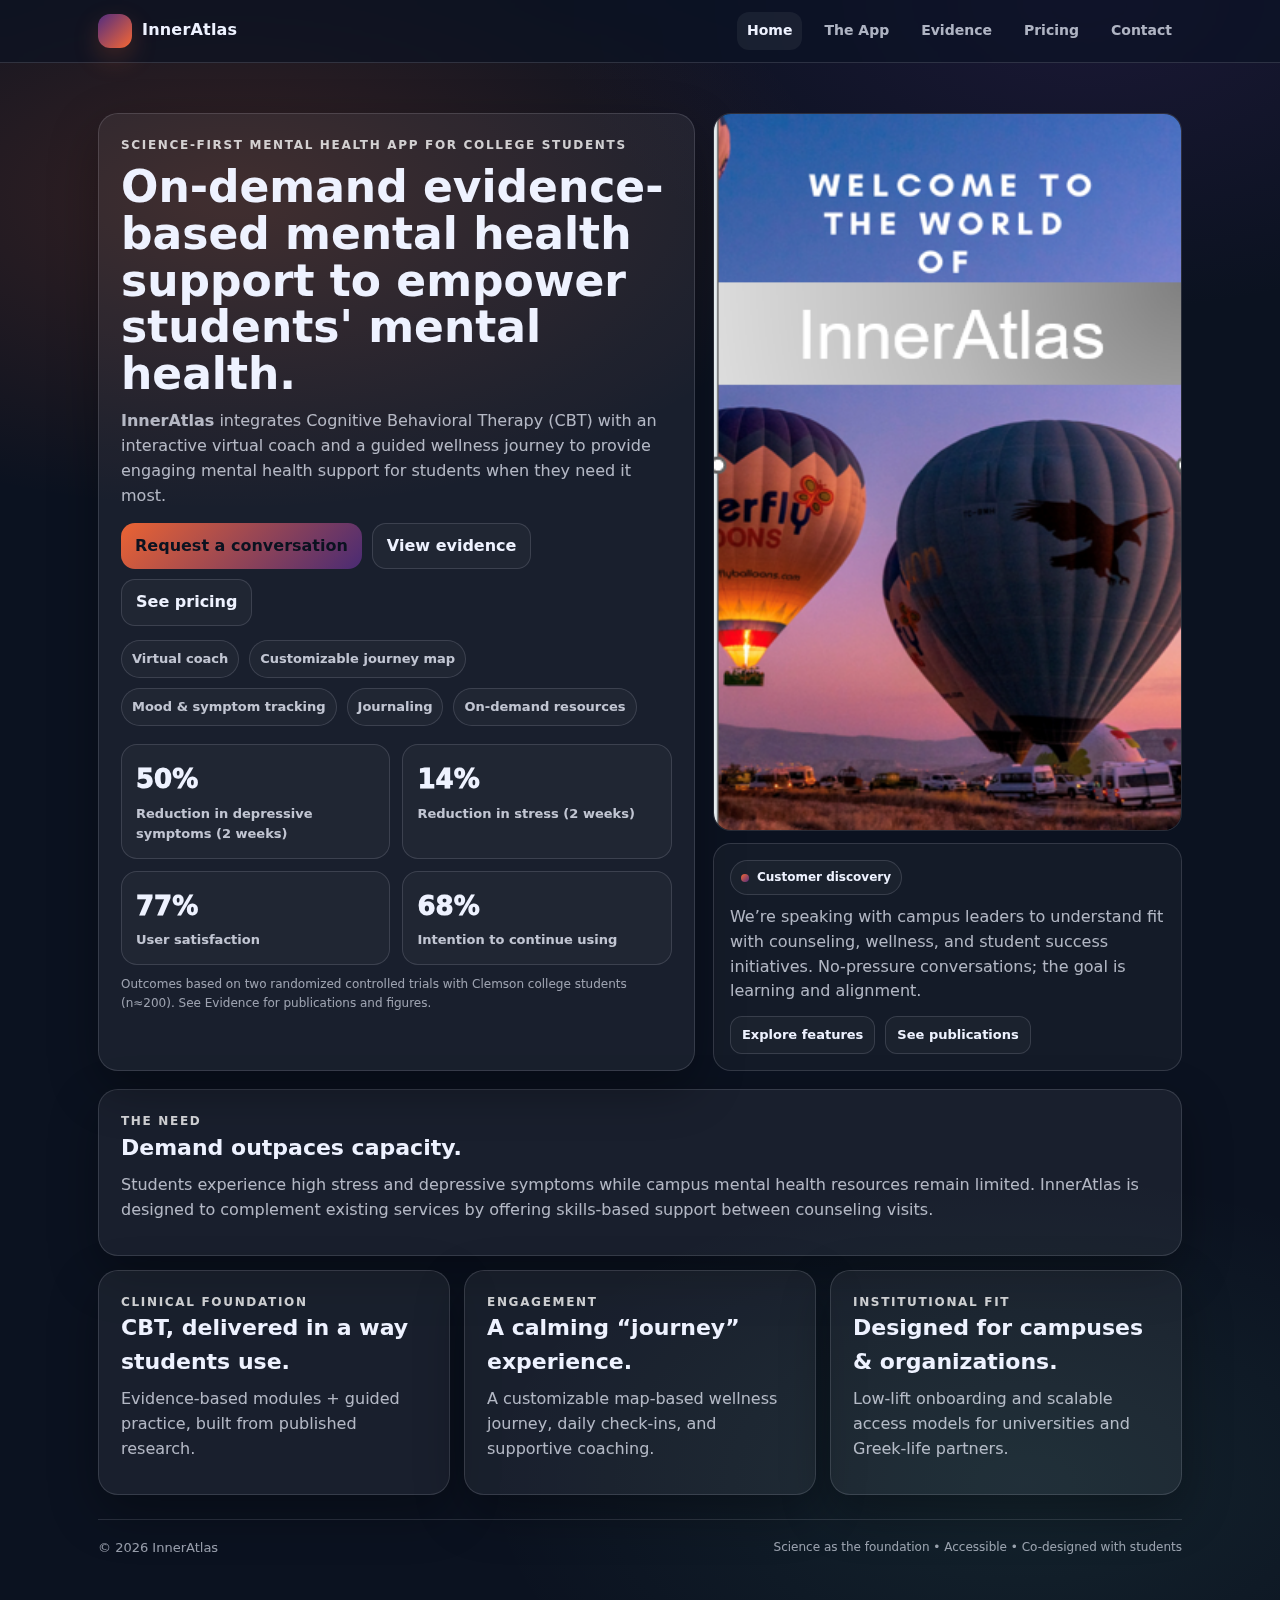
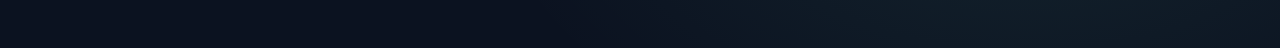
<file: index.html>
<!doctype html>
<html lang="en">
<head>
  <meta charset="utf-8" />
  <meta name="viewport" content="width=device-width,initial-scale=1" />
  <title>InnerAtlas — Science-first mental health app for college students</title>
  <link rel="stylesheet" href="styles.css" />
</head>
<body>

    <div class="nav">
      <div class="nav-inner">
        <div class="brand"><div class="logo" aria-hidden="true"></div><div>InnerAtlas</div></div>
        <div class="navlinks">
          <a href='index.html' style='color: var(--text); background: rgba(255,255,255,.06);'>Home</a>
          <a href='app.html'>The App</a>
          <a href='evidence.html'>Evidence</a>
          <a href='pricing.html'>Pricing</a>
          <a href='contact.html'>Contact</a>
        </div>
      </div>
    </div>
    
<div class="wrap">

<section class="grid">
  <div class="card">
    <div class="kicker">Science-first mental health app for college students</div>
    <h1>On-demand evidence-based mental health support to empower students' mental health.</h1>
    <p>
      <strong>InnerAtlas</strong> integrates Cognitive Behavioral Therapy (CBT) with an interactive virtual coach
      and a guided wellness journey to provide engaging mental health support for students when they need it most.
    </p>
    <div style="display:flex; gap:10px; flex-wrap:wrap; margin-top:14px;">
      <a class="btn primary" href="contact.html">Request a conversation</a>
      <a class="btn" href="evidence.html">View evidence</a>
      <a class="btn" href="pricing.html">See pricing</a>
    </div>

    <div class="pills">
      <span class="pill">Virtual coach</span>
      <span class="pill">Customizable journey map</span>
      <span class="pill">Mood & symptom tracking</span>
      <span class="pill">Journaling</span>
      <span class="pill">On-demand resources</span>
    </div>

    <div class="section">
      <div class="stats">
        <div class="stat">
          <div class="num">50%</div>
          <div class="lbl">Reduction in depressive symptoms (2 weeks)</div>
        </div>
        <div class="stat">
          <div class="num">14%</div>
          <div class="lbl">Reduction in stress (2 weeks)</div>
        </div>
        <div class="stat">
          <div class="num">77%</div>
          <div class="lbl">User satisfaction</div>
        </div>
        <div class="stat">
          <div class="num">68%</div>
          <div class="lbl">Intention to continue using</div>
        </div>
      </div>
      <p class="smallnote" style="margin-top:10px;">
        Outcomes based on two randomized controlled trials with Clemson college students (n≈200). See Evidence for publications and figures.
      </p>
    </div>
  </div>

  <div class="hero-media">
    <div class="hero-img">
      <img src="assets/hero.png" alt="InnerAtlas hero image" />
    </div>
    <div class="soft">
      <div class="badge"><span class="badge-dot"></span> Customer discovery</div>
      <p style="margin-top:10px;">
        We’re speaking with campus leaders to understand fit with counseling, wellness, and student success initiatives.
        No-pressure conversations; the goal is learning and alignment.
      </p>
      <div style="display:flex; gap:10px; flex-wrap:wrap; margin-top:12px;">
        <a class="btn small" href="app.html">Explore features</a>
        <a class="btn small" href="evidence.html">See publications</a>
      </div>
    </div>
  </div>
</section>

<section class="section card">
  <div class="kicker">The need</div>
  <h2>Demand outpaces capacity.</h2>
  <p>
    Students experience high stress and depressive symptoms while campus mental health resources remain limited.
    InnerAtlas is designed to complement existing services by offering skills-based support between counseling visits.
  </p>
</section>

<section class="section-tight cols3">
  <div class="card">
    <div class="kicker">Clinical foundation</div>
    <h2>CBT, delivered in a way students use.</h2>
    <p>Evidence-based modules + guided practice, built from published research.</p>
  </div>
  <div class="card">
    <div class="kicker">Engagement</div>
    <h2>A calming “journey” experience.</h2>
    <p>A customizable map-based wellness journey, daily check-ins, and supportive coaching.</p>
  </div>
  <div class="card">
    <div class="kicker">Institutional fit</div>
    <h2>Designed for campuses & organizations.</h2>
    <p>Low-lift onboarding and scalable access models for universities and Greek-life partners.</p>
  </div>
</section>

<div class="footer">
  <div>© <span id="yr"></span> InnerAtlas</div>
  <div class="smallnote">Science as the foundation • Accessible • Co-designed with students</div>
</div>
</div>
<script>
  document.getElementById("yr").textContent = new Date().getFullYear();
</script>
</body>
</html>
</file>
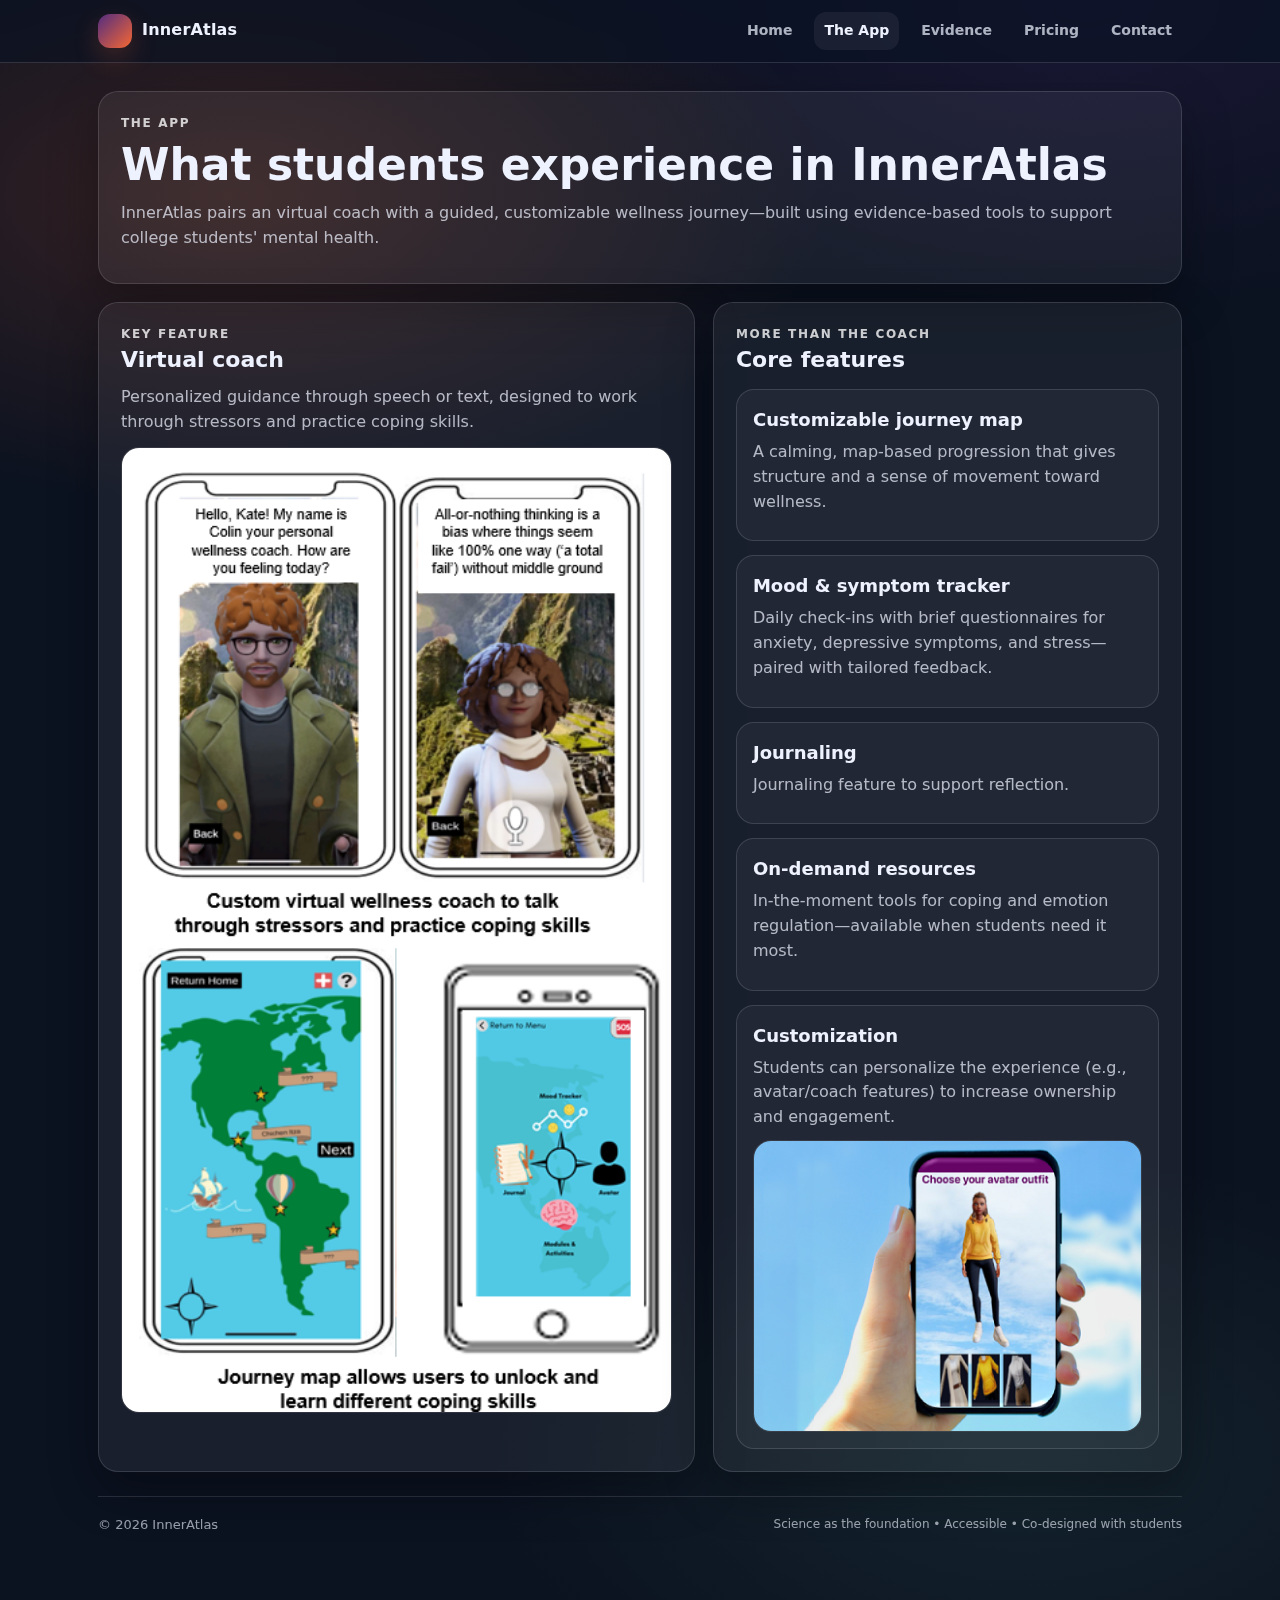
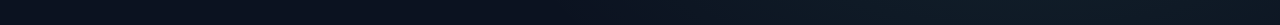
<file: app.html>
<!doctype html>
<html lang="en">
<head>
  <meta charset="utf-8" />
  <meta name="viewport" content="width=device-width,initial-scale=1" />
  <title>The App — InnerAtlas</title>
  <link rel="stylesheet" href="styles.css" />
</head>
<body>

    <div class="nav">
      <div class="nav-inner">
        <div class="brand"><div class="logo" aria-hidden="true"></div><div>InnerAtlas</div></div>
        <div class="navlinks">
          <a href='index.html'>Home</a>
          <a href='app.html' style='color: var(--text); background: rgba(255,255,255,.06);'>The App</a>
          <a href='evidence.html'>Evidence</a>
          <a href='pricing.html'>Pricing</a>
          <a href='contact.html'>Contact</a>
        </div>
      </div>
    </div>
    
<div class="wrap">

<section class="card">
  <div class="kicker">The app</div>
  <h1>What students experience in InnerAtlas</h1>
  <p>
    InnerAtlas pairs an virtual coach with a guided, customizable wellness journey—built using evidence-based tools to support college students' mental health.
  </p>
</section>

<section class="section grid">
  <div class="card">
    <div class="kicker">Key feature</div>
    <h2>Virtual coach</h2>
    <p>Personalized guidance through speech or text, designed to work through stressors and practice coping skills.</p>
    <div class="figure"><img src="assets/coach.png" alt="Virtual coach screenshots" /></div>
  </div>

  <div class="card">
    <div class="kicker">More than the coach</div>
    <h2>Core features</h2>
    <div class="cols3" style="grid-template-columns:1fr; margin-top:12px;">
      <div class="soft">
        <h2 style="margin:0 0 6px; font-size:18px;">Customizable journey map</h2>
        <p>A calming, map-based progression that gives structure and a sense of movement toward wellness.</p>
      </div>
      <div class="soft">
        <h2 style="margin:0 0 6px; font-size:18px;">Mood & symptom tracker</h2>
        <p>Daily check-ins with brief questionnaires for anxiety, depressive symptoms, and stress—paired with tailored feedback.</p>
      </div>
      <div class="soft">
        <h2 style="margin:0 0 6px; font-size:18px;">Journaling</h2>
        <p>Journaling feature to support reflection.</p>
      </div>
      <div class="soft">
        <h2 style="margin:0 0 6px; font-size:18px;">On-demand resources</h2>
        <p>In-the-moment tools for coping and emotion regulation—available when students need it most.</p>
      </div>
      <div class="soft">
        <h2 style="margin:0 0 6px; font-size:18px;">Customization</h2>
        <p>Students can personalize the experience (e.g., avatar/coach features) to increase ownership and engagement.</p>
        <div class="figure" style="margin-top:10px;"><img src="assets/avatarcustom.png" alt="Avatar customization" /></div>
      </div>
    </div>
  </div>
</section>

<div class="footer">
  <div>© <span id="yr"></span> InnerAtlas</div>
  <div class="smallnote">Science as the foundation • Accessible • Co-designed with students</div>
</div>
</div>
<script>
  document.getElementById("yr").textContent = new Date().getFullYear();
</script>
</body>
</html>
</file>
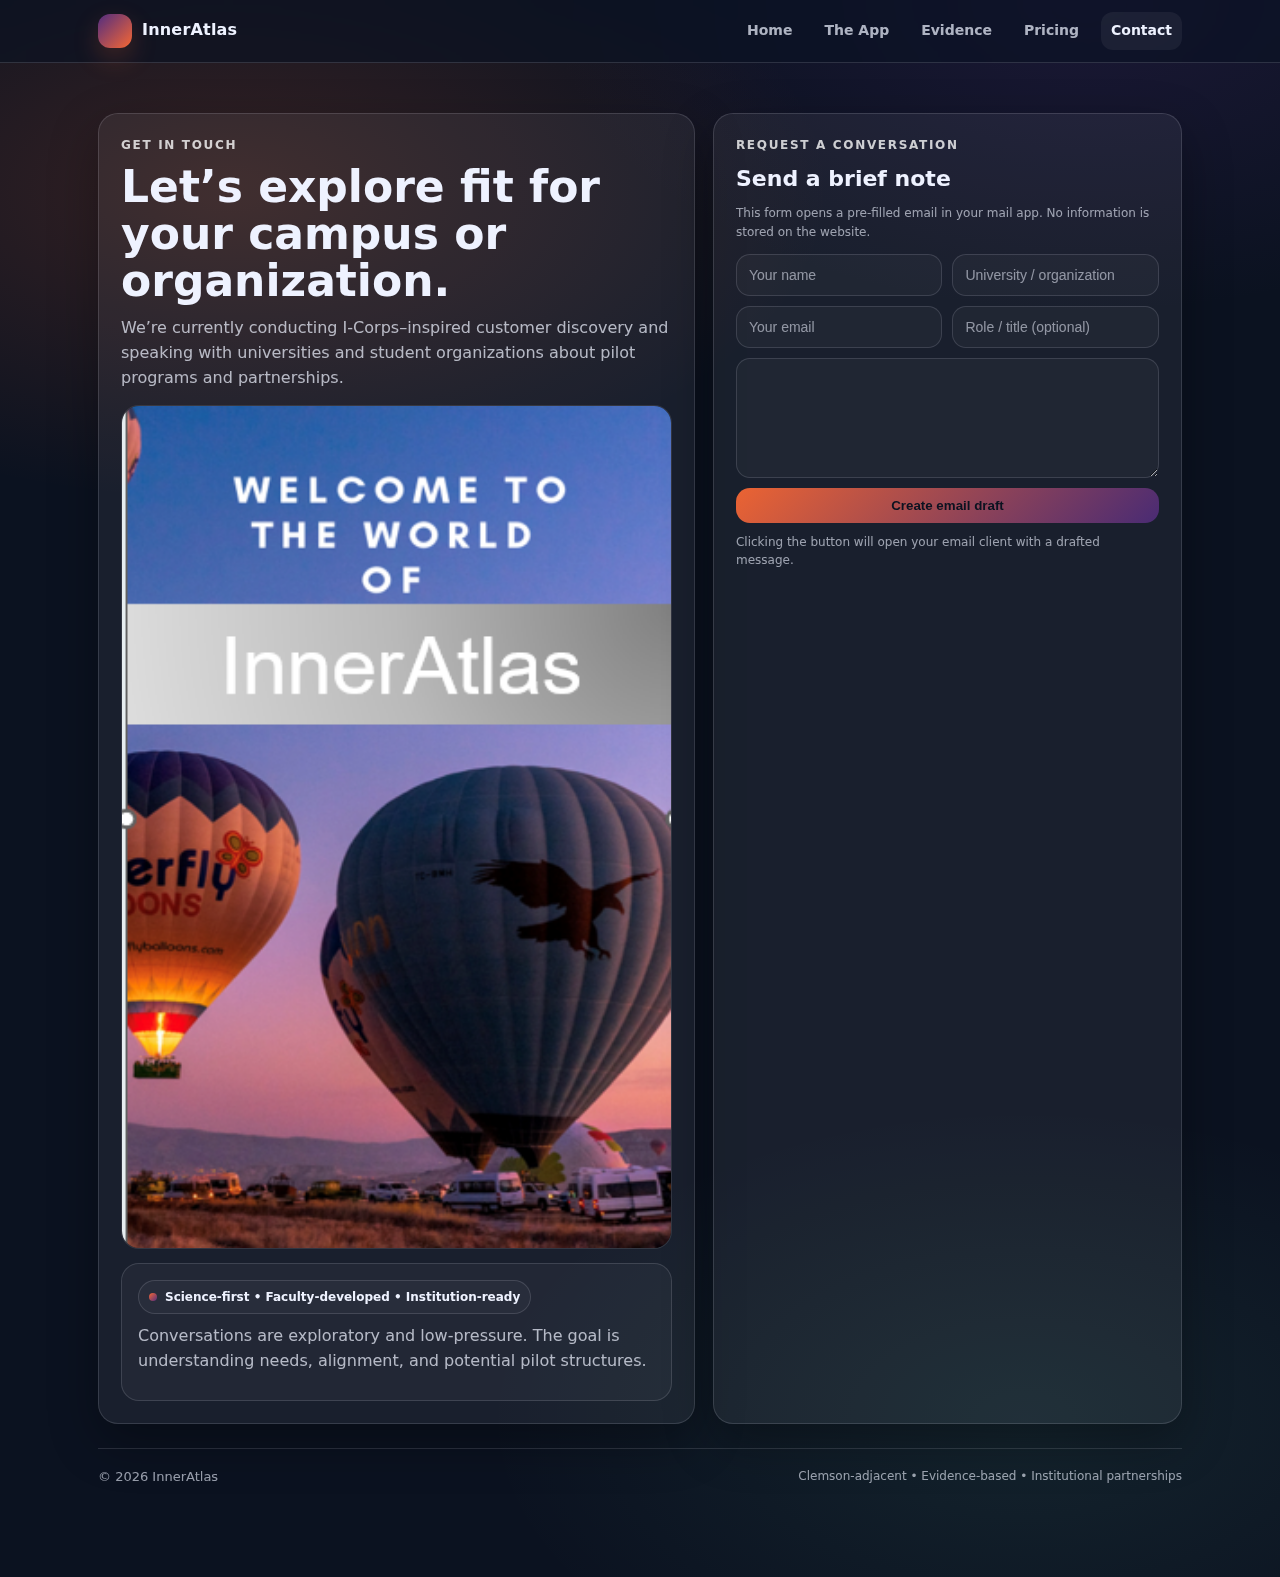
<file: contact.html>
<!doctype html>
<html lang="en">
<head>
  <meta charset="utf-8" />
  <meta name="viewport" content="width=device-width,initial-scale=1" />
  <title>Contact — InnerAtlas</title>
  <link rel="stylesheet" href="styles.css" />
</head>
<body>

  <header class="nav">
    <div class="nav-inner">
      <div class="brand">
        <div class="logo" aria-hidden="true"></div>
        <div>InnerAtlas</div>
      </div>
      <div class="navlinks">
        <a href="index.html">Home</a>
        <a href="app.html">The App</a>
        <a href="evidence.html">Evidence</a>
        <a href="pricing.html">Pricing</a>
        <a href="contact.html" style="color:var(--text); background:rgba(255,255,255,.06);">Contact</a>
      </div>
    </div>
  </header>

  <main class="wrap">
    <section class="grid">

      <!-- LEFT: VISUAL / BRAND PANEL -->
      <div class="card">
        <div class="kicker">Get in touch</div>
        <h1 style="margin-top:10px;">Let’s explore fit for your campus or organization.</h1>
        <p>
          We’re currently conducting I-Corps–inspired customer discovery and speaking with
          universities and student organizations about pilot programs and partnerships.
        </p>

        <div class="figure" style="margin-top:14px;">
          <!-- You can swap this image if you prefer another InnerAtlas visual -->
          <img src="assets/hero.png" alt="InnerAtlas app preview">
        </div>

        <div class="soft" style="margin-top:14px;">
          <div class="badge">
            <span class="badge-dot"></span>
            Science-first • Faculty-developed • Institution-ready
          </div>
          <p style="margin-top:10px;">
            Conversations are exploratory and low-pressure. The goal is understanding needs,
            alignment, and potential pilot structures.
          </p>
        </div>
      </div>

      <!-- RIGHT: EMAIL FORM ONLY -->
      <div class="card">
        <div class="kicker">Request a conversation</div>
        <h2 style="margin-top:8px;">Send a brief note</h2>
        <p class="smallnote">
          This form opens a pre-filled email in your mail app. No information is stored on the website.
        </p>

        <form class="form" id="contactForm">
          <div class="row">
            <input id="name" placeholder="Your name" required />
            <input id="org" placeholder="University / organization" required />
          </div>

          <div class="row">
            <input id="email" type="email" placeholder="Your email" required />
            <input id="role" placeholder="Role / title (optional)" />
          </div>

          <textarea
            id="msg"
            placeholder="What would you like to explore? (pilot, campus deployment, Greek life partnership, reporting needs, etc.)">
          </textarea>

          <button type="submit" class="btn primary">Create email draft</button>

          <div class="smallnote">
            Clicking the button will open your email client with a drafted message.
          </div>
        </form>
      </div>

    </section>

    <div class="footer">
      <div>© <span id="yr"></span> InnerAtlas</div>
      <div class="smallnote">Clemson-adjacent • Evidence-based • Institutional partnerships</div>
    </div>
  </main>

  <script>
    document.getElementById("yr").textContent = new Date().getFullYear();

    const RECIPIENT = "kaileib@clemson.edu"; // hidden recipient; not shown on page

    document.getElementById("contactForm").addEventListener("submit", (e) => {
      e.preventDefault();

      const name = document.getElementById("name").value.trim();
      const org = document.getElementById("org").value.trim();
      const email = document.getElementById("email").value.trim();
      const role = document.getElementById("role").value.trim();
      const msg = document.getElementById("msg").value.trim() || "(no additional details provided)";

      const subject = encodeURIComponent(`InnerAtlas inquiry — ${org}`);
      const body = encodeURIComponent(
`Hi,

My name is ${name}${role ? ` (${role})` : ""} at ${org}.
You can reach me at: ${email}

Message:
${msg}

Best,
${name}`
      );

      window.location.href = `mailto:${RECIPIENT}?subject=${subject}&body=${body}`;
    });
  </script>

</body>
</html>
</file>
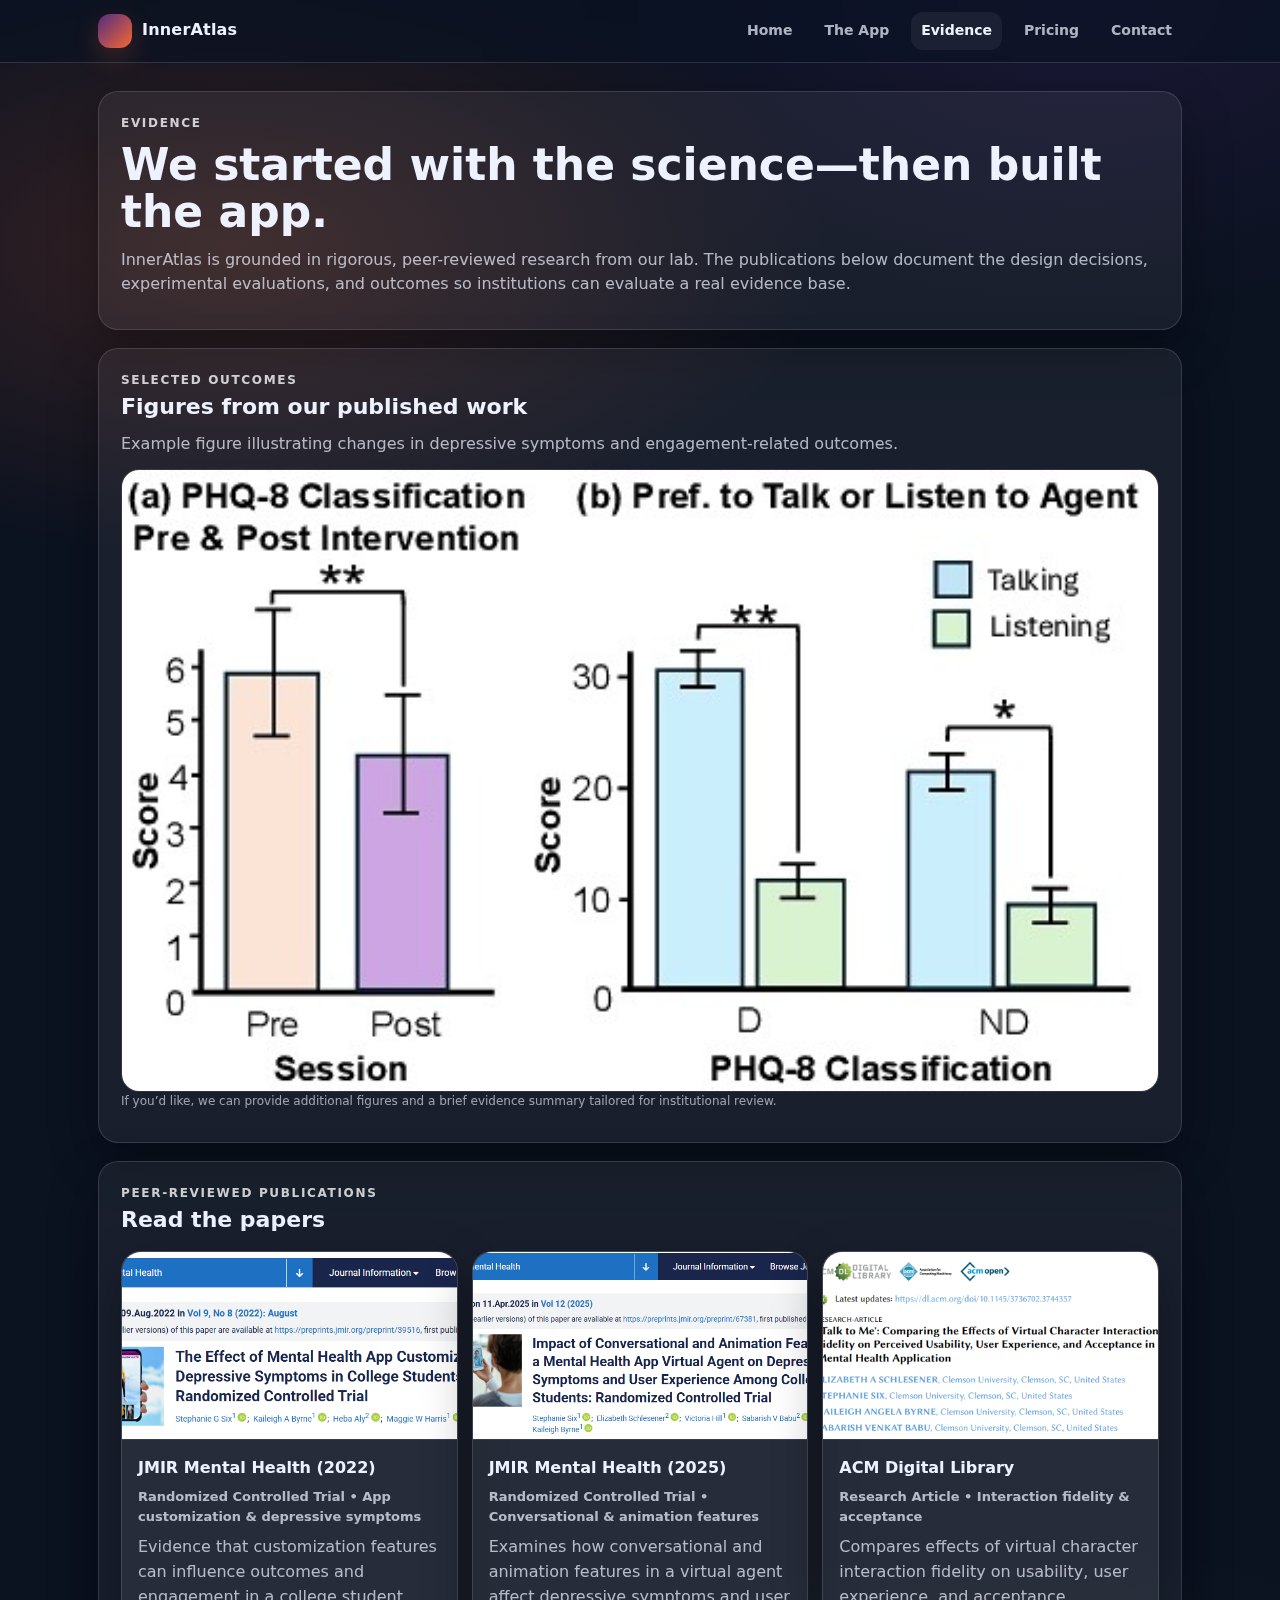
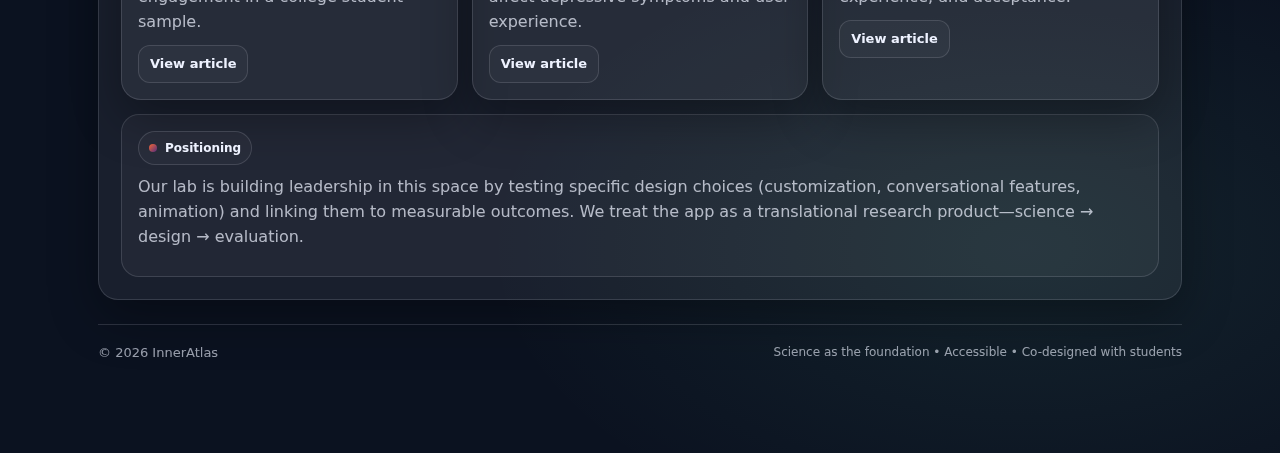
<file: evidence.html>
<!doctype html>
<html lang="en">
<head>
  <meta charset="utf-8" />
  <meta name="viewport" content="width=device-width,initial-scale=1" />
  <title>Evidence — InnerAtlas</title>
  <link rel="stylesheet" href="styles.css" />
</head>
<body>

    <div class="nav">
      <div class="nav-inner">
        <div class="brand"><div class="logo" aria-hidden="true"></div><div>InnerAtlas</div></div>
        <div class="navlinks">
          <a href='index.html'>Home</a>
          <a href='app.html'>The App</a>
          <a href='evidence.html' style='color: var(--text); background: rgba(255,255,255,.06);'>Evidence</a>
          <a href='pricing.html'>Pricing</a>
          <a href='contact.html'>Contact</a>
        </div>
      </div>
    </div>
    
<div class="wrap">

<section class="card">
  <div class="kicker">Evidence</div>
  <h1>We started with the science—then built the app.</h1>
  <p>
    InnerAtlas is grounded in rigorous, peer-reviewed research from our lab. The publications below document the design decisions,
    experimental evaluations, and outcomes so institutions can evaluate a real evidence base.
  </p>
</section>

<section class="section card">
  <div class="kicker">Selected outcomes</div>
  <h2>Figures from our published work</h2>
  <p>Example figure illustrating changes in depressive symptoms and engagement-related outcomes.</p>
  <div class="figure">
    <img src="assets/acmgraph1.png" alt="Outcome graphs" />
  </div>
  <p class="smallnote">If you’d like, we can provide additional figures and a brief evidence summary tailored for institutional review.</p>
</section>

<section class="section card">
  <div class="kicker">Peer-reviewed publications</div>
  <h2>Read the papers</h2>

  <div class="pub-grid">
    <div class="card pub">
      <div class="thumb"><img src="assets/jmir1.png" alt="JMIR 2022 paper screenshot" /></div>
      <div class="body">
        <h3>JMIR Mental Health (2022)</h3>
        <div class="meta">Randomized Controlled Trial • App customization & depressive symptoms</div>
        <p>Evidence that customization features can influence outcomes and engagement in a college student sample.</p>
        <div class="links">
          <a class="btn small" href="https://mental.jmir.org/2022/8/e39516" target="_blank" rel="noopener">View article</a>
        </div>
      </div>
    </div>

    <div class="card pub">
      <div class="thumb"><img src="assets/jmir2.png" alt="JMIR 2025 paper screenshot" /></div>
      <div class="body">
        <h3>JMIR Mental Health (2025)</h3>
        <div class="meta">Randomized Controlled Trial • Conversational & animation features</div>
        <p>Examines how conversational and animation features in a virtual agent affect depressive symptoms and user experience.</p>
        <div class="links">
          <a class="btn small" href="https://mental.jmir.org/2025/1/e67381/" target="_blank" rel="noopener">View article</a>
        </div>
      </div>
    </div>

    <div class="card pub">
      <div class="thumb"><img src="assets/acm1.png" alt="ACM paper screenshot" /></div>
      <div class="body">
        <h3>ACM Digital Library</h3>
        <div class="meta">Research Article • Interaction fidelity & acceptance</div>
        <p>Compares effects of virtual character interaction fidelity on usability, user experience, and acceptance.</p>
        <div class="links">
          <a class="btn small" href="https://dl.acm.org/doi/full/10.1145/3736702.3744357" target="_blank" rel="noopener">View article</a>
        </div>
      </div>
    </div>
  </div>

  <div class="soft" style="margin-top:14px;">
    <div class="badge"><span class="badge-dot"></span> Positioning</div>
    <p style="margin-top:10px;">
      Our lab is building leadership in this space by testing specific design choices (customization, conversational features, animation)
      and linking them to measurable outcomes. We treat the app as a translational research product—science → design → evaluation.
    </p>
  </div>
</section>

<div class="footer">
  <div>© <span id="yr"></span> InnerAtlas</div>
  <div class="smallnote">Science as the foundation • Accessible • Co-designed with students</div>
</div>
</div>
<script>
  document.getElementById("yr").textContent = new Date().getFullYear();
</script>
</body>
</html>
</file>
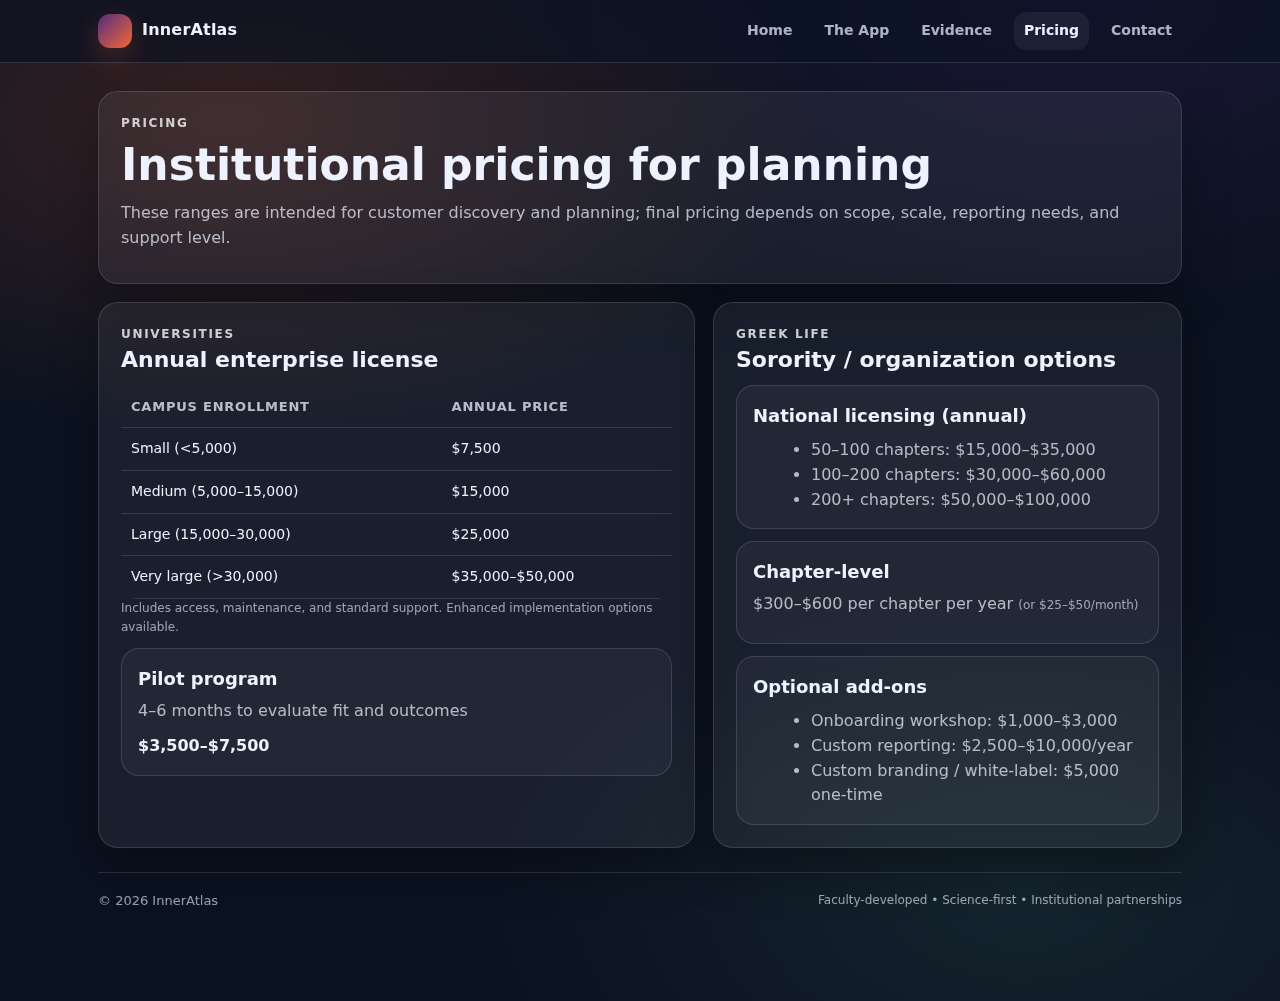
<file: pricing.html>
<!doctype html>
<html lang="en">
<head>
  <meta charset="utf-8" />
  <meta name="viewport" content="width=device-width,initial-scale=1" />
  <title>Pricing — InnerAtlas</title>
  <link rel="stylesheet" href="styles.css" />
</head>
<body>

    <div class="nav">
      <div class="nav-inner">
        <div class="brand"><div class="logo" aria-hidden="true"></div><div>InnerAtlas</div></div>
        <div class="navlinks">
          <a href='index.html'>Home</a>
          <a href='app.html'>The App</a>
          <a href='evidence.html'>Evidence</a>
          <a href='pricing.html' style='color: var(--text); background: rgba(255,255,255,.06);'>Pricing</a>
          <a href='contact.html'>Contact</a>
        </div>
      </div>
    </div>
    
<div class="wrap">

<section class="card">
  <div class="kicker">Pricing</div>
  <h1>Institutional pricing for planning</h1>
  <p>
    These ranges are intended for customer discovery and planning; final pricing depends on scope, scale, reporting needs, and support level.
  </p>
</section>

<section class="section grid">
  <div class="card">
    <div class="kicker">Universities</div>
    <h2>Annual enterprise license</h2>
    <table class="table" aria-label="University pricing tiers">
      <thead><tr><th>Campus enrollment</th><th>Annual price</th></tr></thead>
      <tbody>
        <tr><td>Small (&lt;5,000)</td><td>$7,500</td></tr>
        <tr><td>Medium (5,000–15,000)</td><td>$15,000</td></tr>
        <tr><td>Large (15,000–30,000)</td><td>$25,000</td></tr>
        <tr><td>Very large (&gt;30,000)</td><td>$35,000–$50,000</td></tr>
      </tbody>
    </table>
    <p class="smallnote">Includes access, maintenance, and standard support. Enhanced implementation options available.</p>

    <div class="soft" style="margin-top:12px;">
      <h2 style="margin:0 0 6px; font-size:18px;">Pilot program</h2>
      <p>4–6 months to evaluate fit and outcomes</p>
      <p style="color:var(--text); font-weight:900; margin:6px 0 0;">$3,500–$7,500</p>
    </div>
  </div>

  <div class="card">
    <div class="kicker">Greek life</div>
    <h2>Sorority / organization options</h2>

    <div class="soft">
      <h2 style="margin:0 0 6px; font-size:18px;">National licensing (annual)</h2>
      <ul style="margin:8px 0 0 18px; color: var(--muted);">
        <li>50–100 chapters: $15,000–$35,000</li>
        <li>100–200 chapters: $30,000–$60,000</li>
        <li>200+ chapters: $50,000–$100,000</li>
      </ul>
    </div>

    <div class="soft" style="margin-top:12px;">
      <h2 style="margin:0 0 6px; font-size:18px;">Chapter-level</h2>
      <p>$300–$600 per chapter per year <span class="smallnote">(or $25–$50/month)</span></p>
    </div>

    <div class="soft" style="margin-top:12px;">
      <h2 style="margin:0 0 6px; font-size:18px;">Optional add-ons</h2>
      <ul style="margin:8px 0 0 18px; color: var(--muted);">
        <li>Onboarding workshop: $1,000–$3,000</li>
        <li>Custom reporting: $2,500–$10,000/year</li>
        <li>Custom branding / white-label: $5,000 one-time</li>
      </ul>
    </div>
  </div>
</section>

<div class="footer">
  <div>© <span id="yr"></span> InnerAtlas</div>
  <div class="smallnote">Faculty-developed • Science-first • Institutional partnerships</div>
</div>
</div>
<script>
  document.getElementById("yr").textContent = new Date().getFullYear();
</script>
</body>
</html>
</file>
<file: styles.css>
:root{
  --bg: #0b1220;
  --panel: rgba(255,255,255,.06);
  --panel2: rgba(255,255,255,.04);
  --text: #eef2ff;
  --muted: rgba(238,242,255,.72);
  --border: rgba(238,242,255,.14);
  --shadow: 0 18px 50px rgba(0,0,0,.32);
  --radius: 20px;

  /* Clemson-adjacent accents */
  --purple: #522D80;
  --orange: #F66733;

  --max: 1120px;
}

*{ box-sizing: border-box; }
html{ scroll-behavior: smooth; }
body{
  margin:0;
  font-family: ui-sans-serif, system-ui, -apple-system, Segoe UI, Roboto, Helvetica, Arial, "Apple Color Emoji","Segoe UI Emoji";
  color: var(--text);
  background:
    radial-gradient(1000px 520px at 18% 12%, rgba(246,103,51,.18), transparent 60%),
    radial-gradient(900px 520px at 85% 0%, rgba(82,45,128,.22), transparent 60%),
    radial-gradient(900px 520px at 80% 90%, rgba(123,240,199,.08), transparent 60%),
    var(--bg);
  line-height: 1.55;
}

a{ color: inherit; text-decoration: none; }
a:hover{ color: #ffffff; }

.wrap{ max-width: var(--max); margin: 0 auto; padding: 28px 18px 90px; }

.nav{
  position: sticky;
  top: 0;
  z-index: 50;
  backdrop-filter: blur(10px) saturate(130%);
  background: rgba(11,18,32,.68);
  border-bottom: 1px solid var(--border);
}
.nav-inner{
  max-width: var(--max);
  margin: 0 auto;
  padding: 12px 18px;
  display:flex;
  align-items:center;
  justify-content: space-between;
  gap: 14px;
}
.brand{
  display:flex; align-items:center; gap: 10px;
  font-weight: 900; letter-spacing: .2px;
}
.logo{
  width: 34px; height: 34px; border-radius: 12px;
  background: linear-gradient(135deg, var(--purple), var(--orange));
  box-shadow: 0 10px 26px rgba(246,103,51,.22);
}
.navlinks{ display:flex; gap: 12px; flex-wrap: wrap; justify-content: flex-end; }
.navlinks a{
  font-size: 14px;
  font-weight: 700;
  color: var(--muted);
  padding: 8px 10px;
  border-radius: 12px;
}
.navlinks a:hover{
  color: var(--text);
  background: rgba(255,255,255,.04);
}

.btn{
  display:inline-flex;
  align-items:center;
  justify-content:center;
  padding: 10px 14px;
  border-radius: 14px;
  border: 1px solid var(--border);
  background: rgba(255,255,255,.03);
  color: var(--text);
  font-weight: 800;
  cursor: pointer;
}
.btn:hover{ background: rgba(255,255,255,.06); }
.btn.primary{
  border: 0;
  color: #0b1220;
  background: linear-gradient(135deg, rgba(246,103,51,.95), rgba(82,45,128,.85));
}
.btn.primary:hover{ filter: brightness(1.03); }
.btn.small{ padding: 8px 11px; border-radius: 12px; font-size: 13px; }

.kicker{
  font-size: 12px;
  letter-spacing: .14em;
  text-transform: uppercase;
  font-weight: 900;
  color: rgba(255,255,255,.78);
}
h1{ font-size: 44px; line-height: 1.06; margin: 10px 0 12px; }
@media (max-width: 560px){ h1{ font-size: 36px; } }
h2{ font-size: 22px; margin: 0 0 8px; }
p{ margin: 0 0 10px; color: var(--muted); }

.card{
  background: var(--panel);
  border: 1px solid var(--border);
  border-radius: var(--radius);
  box-shadow: var(--shadow);
  padding: 22px;
}
.soft{
  background: var(--panel2);
  border: 1px solid var(--border);
  border-radius: 18px;
  padding: 16px;
}
.grid{
  display:grid;
  grid-template-columns: 1.12fr .88fr;
  gap: 18px;
  margin-top: 22px;
}
@media (max-width: 980px){ .grid{ grid-template-columns: 1fr; } }

.section{ margin-top: 18px; }
.section-tight{ margin-top: 14px; }

.hero-media{
  display:grid;
  gap: 12px;
}
.hero-img{
  width: 100%;
  border-radius: 18px;
  border: 1px solid var(--border);
  overflow:hidden;
  background: rgba(0,0,0,.25);
}
.hero-img img{
  width: 100%;
  height: auto;
  display:block;
}

.pills{ display:flex; flex-wrap: wrap; gap: 10px; margin-top: 14px; }
.pill{
  font-size: 13px; font-weight: 800;
  padding: 8px 10px;
  border-radius: 999px;
  border: 1px solid var(--border);
  background: rgba(255,255,255,.03);
  color: rgba(238,242,255,.78);
}

.stats{
  display:grid;
  grid-template-columns: 1fr 1fr;
  gap: 12px;
  margin-top: 12px;
}
@media (max-width: 520px){ .stats{ grid-template-columns: 1fr; } }
.stat{
  background: rgba(255,255,255,.03);
  border: 1px solid var(--border);
  border-radius: 16px;
  padding: 14px;
}
.stat .num{ font-size: 26px; font-weight: 950; color: var(--text); }
.stat .lbl{ font-size: 13px; font-weight: 800; color: rgba(238,242,255,.78); margin-top: 4px; }

.cols3{
  display:grid;
  grid-template-columns: repeat(3, 1fr);
  gap: 14px;
  margin-top: 14px;
}
@media (max-width: 980px){ .cols3{ grid-template-columns: 1fr; } }

.figure{
  margin-top: 12px;
  border-radius: 18px;
  border: 1px solid var(--border);
  overflow: hidden;
  background: rgba(0,0,0,.25);
}
.figure img{ width: 100%; height: auto; display:block; }

.pub-grid{
  display:grid;
  grid-template-columns: repeat(3, 1fr);
  gap: 14px;
  margin-top: 14px;
}
@media (max-width: 980px){ .pub-grid{ grid-template-columns: 1fr; } }
.pub{
  padding: 0;
  overflow: hidden;
}
.pub .thumb{
  width: 100%;
  aspect-ratio: 16/9;
  background: rgba(0,0,0,.25);
  border-bottom: 1px solid var(--border);
  overflow: hidden;
}
.pub .thumb img{ width: 100%; height: 100%; object-fit: cover; display:block; }
.pub .body{ padding: 16px; }
.pub h3{ margin: 0 0 6px; font-size: 16px; }
.pub .meta{ font-size: 13px; font-weight: 800; color: rgba(238,242,255,.72); margin-bottom: 8px; }
.pub .links{ display:flex; gap: 10px; flex-wrap: wrap; }

.table{
  width: 100%;
  border-collapse: collapse;
  margin-top: 10px;
  overflow: hidden;
  border-radius: 16px;
}
.table th, .table td{
  text-align:left;
  padding: 10px 10px;
  border-bottom: 1px solid var(--border);
  font-size: 14px;
}
.table th{
  font-size: 13px;
  letter-spacing: .06em;
  text-transform: uppercase;
  color: rgba(238,242,255,.75);
}

.form{
  display:grid;
  gap: 10px;
  margin-top: 12px;
}
.row{
  display:grid;
  grid-template-columns: 1fr 1fr;
  gap: 10px;
}
@media (max-width: 760px){ .row{ grid-template-columns: 1fr; } }
input, textarea{
  width: 100%;
  background: rgba(255,255,255,.03);
  border: 1px solid var(--border);
  border-radius: 14px;
  padding: 12px 12px;
  color: var(--text);
  font-size: 14px;
  outline: none;
}
textarea{ min-height: 120px; resize: vertical; }
input::placeholder, textarea::placeholder{ color: rgba(238,242,255,.55); }

.footer{
  margin-top: 24px;
  padding-top: 18px;
  border-top: 1px solid var(--border);
  display:flex;
  justify-content: space-between;
  gap: 12px;
  flex-wrap: wrap;
  color: rgba(238,242,255,.62);
  font-size: 13px;
}
.smallnote{ font-size: 12px; color: rgba(238,242,255,.62); }
.badge{
  display:inline-flex;
  align-items:center;
  gap: 8px;
  font-size: 12px;
  font-weight: 900;
  padding: 7px 10px;
  border-radius: 999px;
  border: 1px solid var(--border);
  background: rgba(255,255,255,.03);
}
.badge-dot{
  width: 8px; height: 8px; border-radius: 99px;
  background: linear-gradient(135deg, var(--orange), var(--purple));
}
</file>
